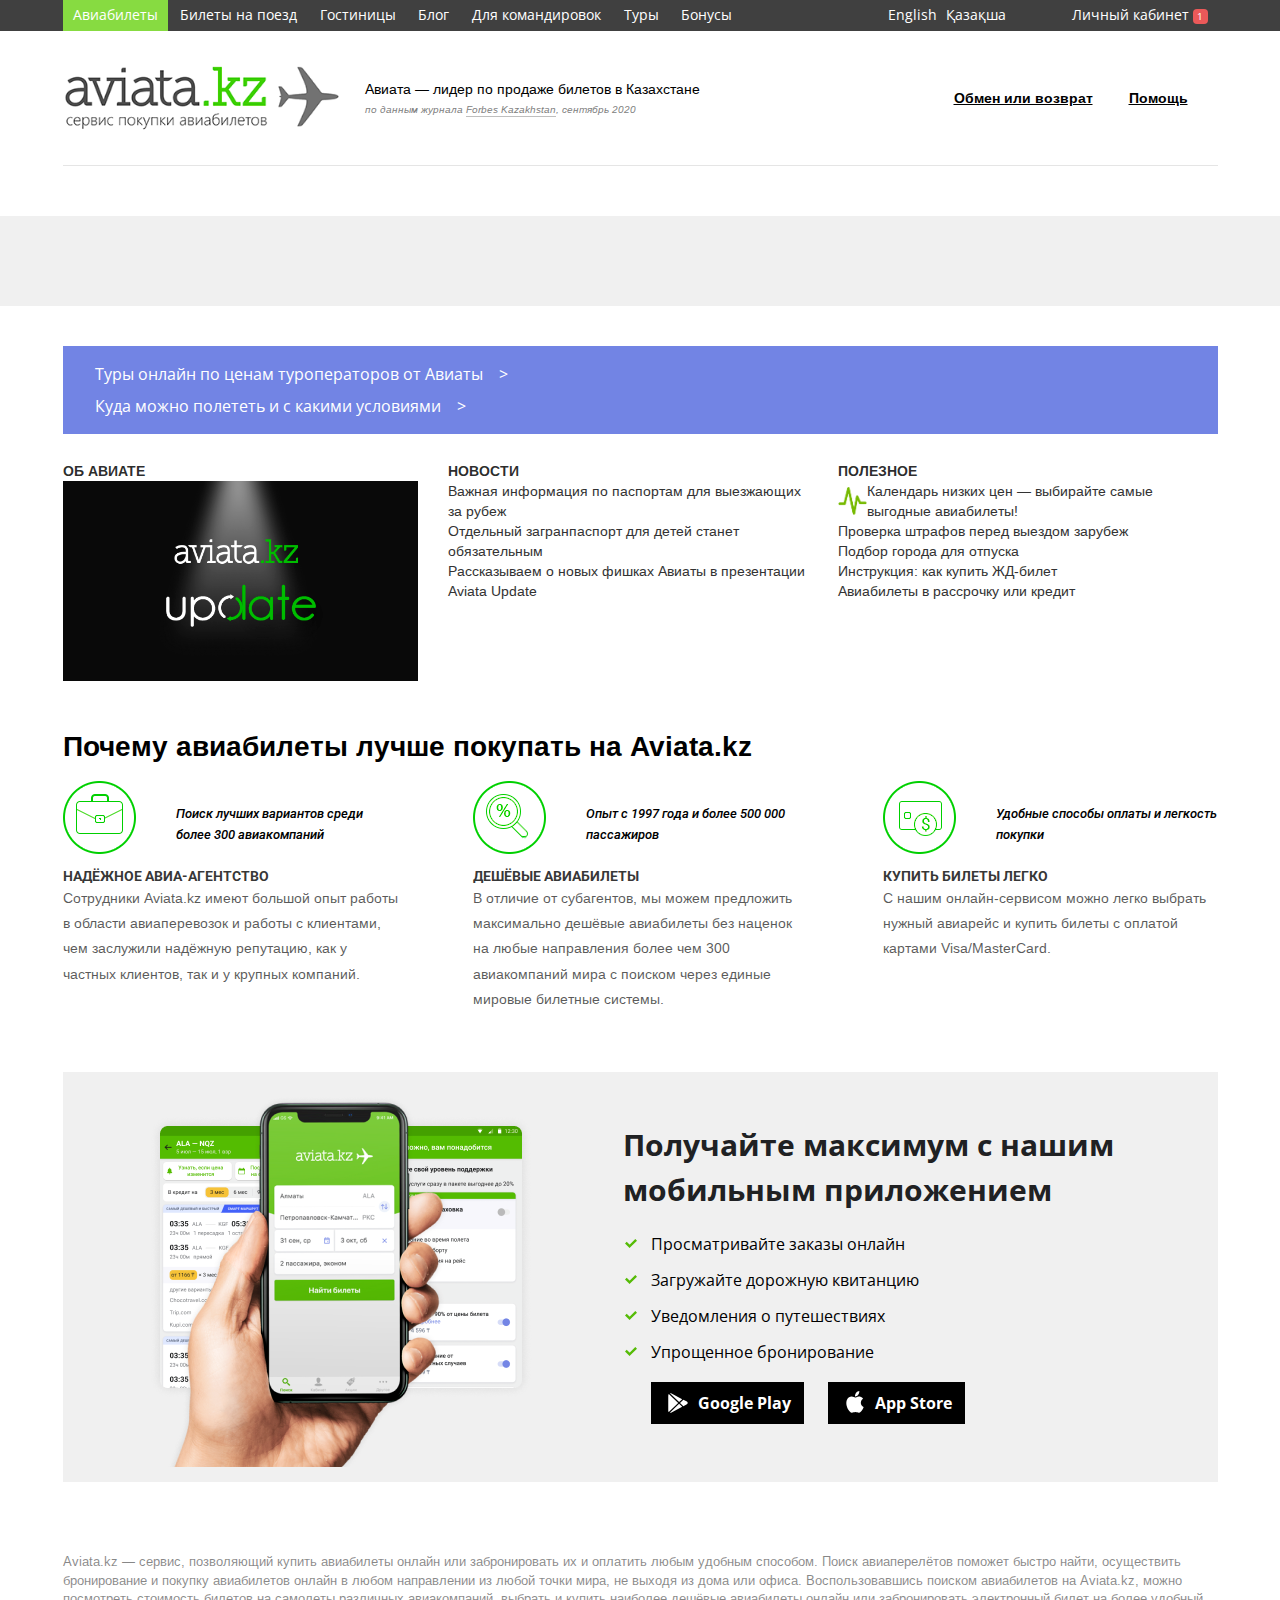
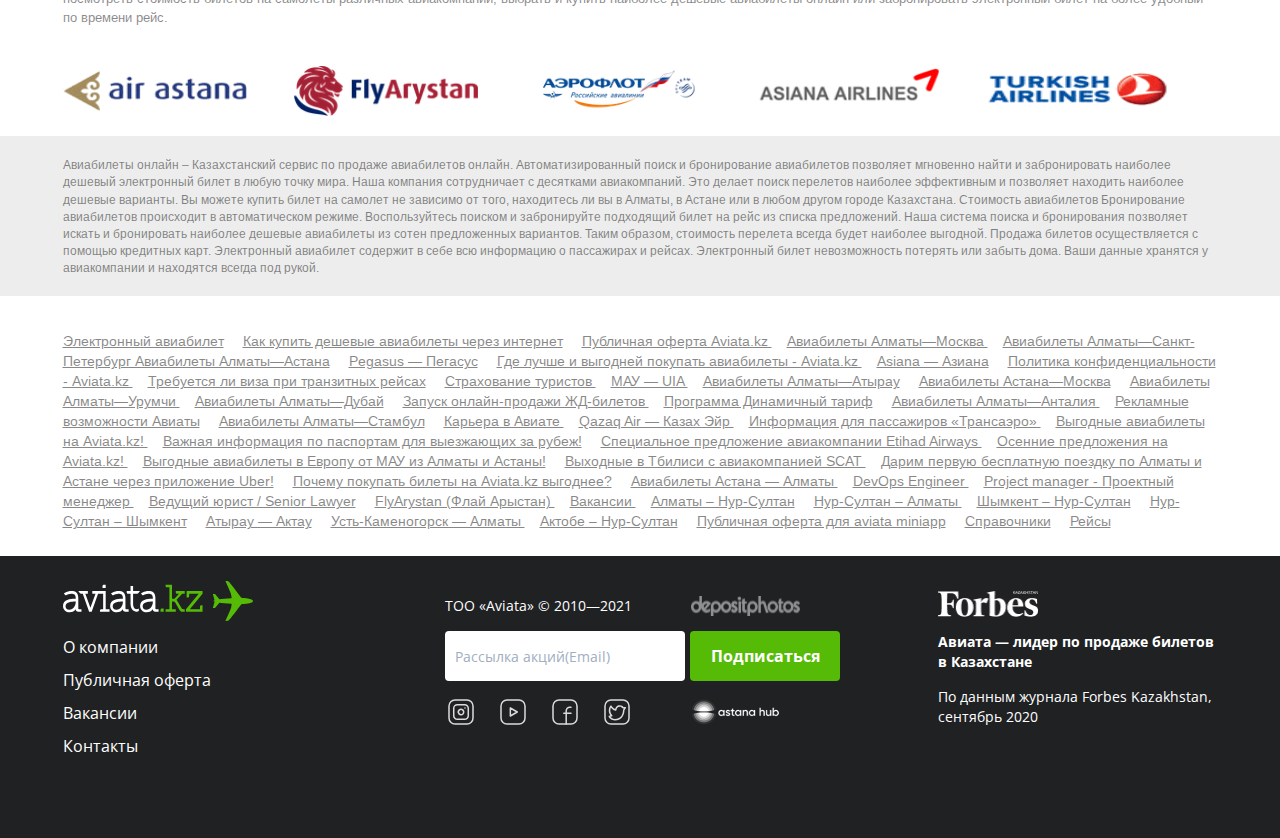
<file: index.html>
<!DOCTYPE html>
<html lang="en">

<head>
  <meta charset="UTF-8">
  <meta name="viewport" content="width=device-width, initial-scale=1.0">
  <meta http-equiv="X-UA-Compatible" content="ie=edge">
  <title>Авиабилеты - купить дешевые авиабилеты в Казахстане онлайн на aviata.kz</title>
  <link rel="icon" href="images/favicon.png" type="image/x-icon">
  <link rel="stylesheet" href="https://cdnjs.cloudflare.com/ajax/libs/animate.css/4.1.1/animate.min.css">
  <link rel="preconnect" href="https://fonts.googleapis.com">
  <link rel="preconnect" href="https://fonts.gstatic.com" crossorigin>
  <link
    href="https://fonts.googleapis.com/css2?family=Arimo:wght@400;500;600;700&family=Open+Sans:wght@300;400;500;600;700;800&family=Roboto:ital,wght@0,300;0,400;0,500;0,700;0,900;1,500&display=swap"
    rel="stylesheet">
  <link rel="stylesheet" href="css/reset.css">
  <link rel="stylesheet" href="css/slick.css">
  <link rel="stylesheet" href="css/style.css">
</head>

<body>
  <div class="wrapper">
    <header class="header">
      <div class="container">
        <div class="header__inner">
          <div class="header__menu">
            <ul class="menu__list">
              <li class="menu__list-item active"><a class="menu__list-link" href="#">Авиабилеты</a></li>
              <li class="menu__list-item"><a class="menu__list-link" href="https://aviata.kz/railways/">Билеты на
                  поезд</a></li>
              <li class="menu__list-item"><a class="menu__list-link" href="http://hotels.aviata.kz/"
                  target="_blank">Гостиницы</a></li>
              <li class="menu__list-item"><a class="menu__list-link" href="https://aviata.kz/blog/"
                  target="_blank">Блог</a></li>
              <li class="menu__list-item"><a class="menu__list-link" href="business-trip.html">Для командировок</a></li>
              <li class="menu__list-item"><a class="menu__list-link" href="https://aviata.kz/tours/"
                  target="_blank">Туры</a></li>
              <li class="menu__list-item"><a class="menu__list-link" href="https://aviata.kz/bonuses"
                  target="_blank">Бонусы</a></li>
            </ul>
          </div>
          <div class="header__languages">
            <a class="header__languages-link" href="https://aviata.kz/en/">English</a>
            <a class="header__languages-link" href="https://aviata.kz/kk/">Қазақша</a>
          </div>
          <div class="header__cabinet">
            <a class="header__cabinet-link" href="https://aviata.kz/cabinet" target="_blank">Личный кабинет</a>
            <em>1</em>
          </div>
        </div>
      </div>
    </header>

    <main>
      <div class="container">
        <div class="headerhome">
          <div class="headerhome__info">
            <a class="headerhome__info-link" href="#"><img class="headerhome__info-logo" src="images/logo-main.png"
                alt="logo-main"></img></a>
            <div class="headerhome__info-box">
              <h4 class="headerhome__info-title">Авиата — лидер по продаже билетов в Казахстане</h4>
              <i>по данным журнала <a target="_blank" href="https://forbes.kz/ranking/object/934">Forbes
                  Kazakhstan</a>, сентябрь 2020</i>
            </div>
          </div>
          <div class="headerhome__help">
            <a class="headerhome__help-link" href="https://aviata.kz/cabinet/#/mytickets" target="_blank">Обмен или
              возврат</a>
            <a class="headerhome__help-link" href="https://support.aviata.kz/knowledge_base/?category=avia"
              target="_blank">Помощь</a>
          </div>
        </div>

        <!-- <div class="reservation">
          <h1 class="reservation__title">Купить или забронировать авиабилеты онлайн в Казахстане</h1>
          <div class="reservation__top">
            <ul class="menu__list">
              <li class="reservation__list-item"><a class="reservation__list-link" href="#">ТУДА И ОБРАТНО</a></li>
              <li class="reservation__list-item underline"><a class="reservation__list-link" href="#">В ОДНУ СТОРОНУ</a>
              </li>
              <li class="reservation__list-item"><a class="reservation__list-link" href="#">НЕСКОЛЬКО ПОЛЕТОВ</a></li>
              <a class="reservation__everything" href="#">КУДА УГОДНО</a>
            </ul>
            <div class="reservation__cards">
              <img class="reservation__card" src="images/mastercdard.png" alt="mastercard">
              <img class="reservation__card" src="images/visa.png" alt="visa">
              <img class="reservation__card union" src="images/union.png" alt="union">
              <img class="reservation__card" src="images/rahmet.svg" alt="rahmet">
            </div>
          </div>
          <form class="reservation__form" name="reservation">
            <div class="reservation__input-box">
              <input type="text">
              <input type="text">
            </div>
            <input type="checkbox" id="checky">
            <label for="checky">
              Подобрать отель
            </label>
            <button type="submit">Найти билеты</button>
          </form>
        </div> -->
      </div>

      <div class="grey"></div>
      <div class="container">

        <div class="tour">
          <a class="tour__link"
            href="https://aviata.kz/tours/?utm_source=aviata&utm_medium=main-link&utm_campaign=tours">Туры онлайн по
            ценам туроператоров от Авиаты &nbsp;&nbsp;&nbsp></a>
          <a class="tour__link"
            href="https://special.aviata.kz/covid-rules-2020?utm_source=aviata&utm_medium=main&utm_campaign=main_info">Куда
            можно полететь и с какими условиями &nbsp;&nbsp;&nbsp></a>
        </div>

        <div class="info">
          <div class="info__items">
            <div class="info__item">
              <h3 class="info__title title">ОБ АВИАТЕ</h3>
              <img class="info__img" src="images/update.png" alt="update">
            </div>
            <div class="info__item">
              <h3 class="info__title title">НОВОСТИ</h3>
              <div class="info__text">
                <a class="info__text-link" href="https://aviata.kz/passport_information/" target="_blank">Важная
                  информация по паспортам для выезжающих за рубеж</a>
                <a class="info__text-link"
                  href="https://story.aviata.me/news/otdelnyj-zagranpasport-dlya-detej-stanet-obyazatelnym"
                  target="_blank">Отдельный загранпаспорт для детей станет обязательным</a>
                <a class="info__text-link"
                  href="https://special.aviata.kz/aviata-presentation?utm_source=aviata&utm_medium=main-page-news&utm_campaign=aviata-presentation"
                  target="_blank">Рассказываем о новых фишках Авиаты в презентации Aviata Update</a>
              </div>
            </div>
            <div class="info__item">
              <h3 class="info__title title">ПОЛЕЗНОЕ</h3>
              <div class="info__text">
                <a class="info__text-link flex" href="https://aviata.kz/calendar/" target="_blank"><img
                    class="info__img-health" src="images/health.png" alt="health">Календарь низких цен — выбирайте самые
                  выгодные авиабилеты!</a>
                <a class="info__text-link" href="https://aviata.kz/gov/penalties-check/" target="_blank">Проверка
                  штрафов перед выездом зарубеж</a>
                <a class="info__text-link"
                  href="https://aviata.kz/travel/?utm_source=aviata-main&utm_medium=banner&utm_campaign=news/"
                  target="_blank">Подбор города для отпуска</a>
                <a class="info__text-link" href="https://aviata.kz/how-to-buy-railway-ticket/"
                  target="_blank">Инструкция: как купить
                  ЖД-билет</a>
                <a class="info__text-link"
                  href="https://aviata.kz/aviabilety-v-rassrochku/?utm_source=aviata&utm_medium=main-page&utm_campaign=aviata-presentation"
                  target="_blank">Авиабилеты в рассрочку или кредит</a>
              </div>
            </div>
          </div>
        </div>

        <div class="why">
          <h2 class="why__title">Почему авиабилеты лучше покупать на Aviata.kz</h2>
          <div class="why__items">
            <div class="why__item">
              <div class="why__top">
                <img class="why__top-img" src="images/bag.png" alt="bag">
                <p class="why__top-text">Поиск лучших вариантов
                  среди более 300 авиакомпаний</p>
              </div>
              <h3 class="why__item-title">
                НАДЁЖНОЕ АВИА-АГЕНТСТВО
              </h3>
              <p class="why__item-text">
                Сотрудники Aviata.kz имеют большой опыт работы в области авиаперевозок и работы с клиентами, чем
                заслужили надёжную репутацию, как у частных клиентов, так и у крупных компаний.
              </p>
            </div>
            <div class="why__item">
              <div class="why__top">
                <img class="why__top-img" src="images/search.png" alt="search">
                <p class="why__top-text">Опыт с 1997 года
                  и более 500 000 пассажиров
              </div>
              <h3 class="why__item-title">
                ДЕШЁВЫЕ АВИАБИЛЕТЫ
              </h3>
              <p class="why__item-text">
                В отличие от субагентов, мы можем предложить максимально дешёвые авиабилеты без наценок на любые
                направления более чем 300 авиакомпаний мира с поиском через единые мировые билетные системы.
              </p>
            </div>
            <div class="why__item">
              <div class="why__top">
                <img class="why__top-img" src="images/dollar.png" alt="dollar">
                <p class="why__top-text">Удобные способы оплаты
                  и легкость покупки
              </div>
              <h3 class="why__item-title">
                КУПИТЬ БИЛЕТЫ ЛЕГКО
              </h3>
              <p class="why__item-text">
                С нашим онлайн-сервисом можно легко выбрать нужный авиарейс и купить билеты с оплатой картами
                Visa/MasterCard.
              </p>
            </div>
          </div>
        </div>

        <div class="mobile">
          <img class="mobile__img animate__animated animate__wobble animate__delay-5s" src="images/mobileapp.png"
            alt="mobile">
          <div class="mobile__inner">
            <h2 class="mobile__title">Получайте максимум с нашим
              мобильным приложением</h2>
            <span>Просматривайте заказы онлайн</span>
            <span>Загружайте дорожную квитанцию</span>
            <span>Уведомления о путешествиях</span>
            <span>Упрощенное бронирование</span>
            <div class="mobile__download">
              <a class="mobile__download-link google"
                href="https://redirect.appmetrica.yandex.com/serve/97435620862931764" target="_blank">Google Play</a>
              <a class="mobile__download-link apple"
                href="https://redirect.appmetrica.yandex.com/serve/674678683608343485" target="_blank">App Store</a>
            </div>
          </div>
        </div>

        <p class="aviata__info">Aviata.kz — сервис, позволяющий купить авиабилеты онлайн или забронировать их и оплатить
          любым удобным способом. Поиск авиаперелётов поможет быстро найти, осуществить бронирование и покупку
          авиабилетов онлайн в любом направлении из любой точки мира, не выходя из дома или офиса. Воспользовавшись
          поиском авиабилетов на Aviata.kz, можно посмотреть стоимость билетов на самолеты различных авиакомпаний,
          выбрать и купить наиболее дешёвые авиабилеты онлайн или забронировать электронный билет на более удобный по
          времени рейс.</p>

        <div class="sliders">
          <a class="sliders__link" href="https://airastana.com/global/en-us/" target="_blank">
            <img src="images/slider1.png" alt="slider1"></a>
          <a class="sliders__link" href="https://airastana.com/global/en-us/" target="_blank">
            <img src="images/slider2.png" alt="slider2"></a>
          <a class="sliders__link" href="https://airastana.com/global/en-us/" target="_blank">
            <img src="images/slider3.png" alt="slider3"></a>
          <a class="sliders__link" href="https://airastana.com/global/en-us/" target="_blank">
            <img src="images/slider4.png" alt="slider4">
          </a>
          <a class="sliders__link" href="https://airastana.com/global/en-us/" target="_blank">
            <img src="images/slider5.png" alt="slider5">
          </a>
          <a class="sliders__link" href="https://airastana.com/global/en-us/" target="_blank">
            <img src="images/slider6.png" alt="slider6">
          </a>
          <a class="sliders__link" href="https://airastana.com/global/en-us/" target="_blank">
            <img src="images/slider7.png" alt="slider7">
          </a>
          <a class="sliders__link" href="https://airastana.com/global/en-us/" target="_blank">
            <img src="images/slider8.png" alt="slider8">
          </a>
          <a class="sliders__link" href="https://airastana.com/global/en-us/" target="_blank">
            <img src="images/slider9.png" alt="slider9">
          </a>
          <a class="sliders__link" href="https://airastana.com/global/en-us/" target="_blank">
            <img src="images/slider10.png" alt="slider10">
          </a>
          <a class="sliders__link" href="https://airastana.com/global/en-us/" target="_blank">
            <img src="images/slider11.png" alt="slider11">
          </a>
        </div>

      </div>

      <div class="online">
        <div class="container">
          <p class="online__text">Авиабилеты онлайн – Казахстанский сервис по продаже авиабилетов онлайн.
            Автоматизированный поиск и бронирование авиабилетов позволяет мгновенно найти и забронировать наиболее
            дешевый электронный билет в любую точку мира. Наша компания сотрудничает с десятками авиакомпаний. Это
            делает поиск перелетов наиболее эффективным и позволяет находить наиболее дешевые варианты. Вы можете купить
            билет на самолет не зависимо от того, находитесь ли вы в Алматы, в Астане или в любом другом городе
            Казахстана. Стоимость авиабилетов Бронирование авиабилетов происходит в автоматическом режиме.
            Воспользуйтесь поиском и забронируйте подходящий билет на рейс из списка предложений. Наша система поиска и
            бронирования позволяет искать и бронировать наиболее дешевые авиабилеты из сотен предложенных вариантов.
            Таким образом, стоимость перелета всегда будет наиболее выгодной. Продажа билетов осуществляется с помощью
            кредитных карт. Электронный авиабилет содержит в себе всю информацию о пассажирах и рейсах. Электронный
            билет невозможность потерять или забыть дома. Ваши данные хранятся у авиакомпании и находятся всегда под
            рукой.</p>
        </div>
      </div>

      <div class="container">
        <div class="links">
          <a class="links-link" target="_blank" href="https://aviata.kz/aviabilet/">Электронный авиабилет</a>
          <a class="links-link" target="_blank" href="https://aviata.kz/aviabilet/">Как купить дешевые авиабилеты через
            интернет</a>
          <a class="links-link" target="_blank" href="https://aviata.kz/aviabilet/">Публичная оферта Aviata.kz </a>
          <a class="links-link" target="_blank" href="https://aviata.kz/aviabilet/">Авиабилеты Алматы—Москва </a>
          <a class="links-link" target="_blank" href="https://aviata.kz/aviabilet/">Авиабилеты Алматы—Санкт-Петербург
            Авиабилеты
            Алматы—Астана</a>
          <a class="links-link" target="_blank" href="https://aviata.kz/aviabilet/">Pegasus — Пегасус</a>
          <a class="links-link" target="_blank" href="https://aviata.kz/aviabilet/">Где лучше и выгодней покупать
            авиабилеты - Aviata.kz
          </a>
          <a class="links-link" target="_blank" href="https://aviata.kz/aviabilet/">Asiana — Азиана</a>
          <a class="links-link" target="_blank" href="https://aviata.kz/aviabilet/">Политика конфиденциальности -
            Aviata.kz </a>
          <a class="links-link" target="_blank" href="https://aviata.kz/aviabilet/">Требуется ли виза при транзитных
            рейсах</a>
          <a class="links-link" target="_blank" href="https://aviata.kz/aviabilet/">Страхование туристов </a>
          <a class="links-link" target="_blank" href="https://aviata.kz/aviabilet/">МАУ — UIA </a>
          <a class="links-link" target="_blank" href="https://aviata.kz/aviabilet/">Авиабилеты Алматы—Атырау</a>
          <a class="links-link" target="_blank" href="https://aviata.kz/aviabilet/">Авиабилеты Астана—Москва</a>
          <a class="links-link" target="_blank" href="https://aviata.kz/aviabilet/">Авиабилеты Алматы—Урумчи </a>
          <a class="links-link" target="_blank" href="https://aviata.kz/aviabilet/">Авиабилеты Алматы—Дубай</a>
          <a class="links-link" target="_blank" href="https://aviata.kz/aviabilet/">Запуск онлайн-продажи ЖД-билетов
          </a>
          <a class="links-link" target="_blank" href="https://aviata.kz/aviabilet/">Программа Динамичный тариф</a>
          <a class="links-link" target="_blank" href="https://aviata.kz/aviabilet/">Авиабилеты Алматы—Анталия </a>
          <a class="links-link" target="_blank" href="https://aviata.kz/aviabilet/">Рекламные возможности Авиаты</a>
          <a class="links-link" target="_blank" href="https://aviata.kz/aviabilet/">Авиабилеты Алматы—Стамбул</a>
          <a class="links-link" target="_blank" href="https://aviata.kz/aviabilet/">Карьера в Авиате </a>
          <a class="links-link" target="_blank" href="https://aviata.kz/aviabilet/">Qazaq Air — Казах Эйр </a>
          <a class="links-link" target="_blank" href="https://aviata.kz/aviabilet/">Информация для пассажиров
            «Трансаэро» </a>
          <a class="links-link" target="_blank" href="https://aviata.kz/aviabilet/">Выгодные авиабилеты на Aviata.kz!
          </a>
          <a class="links-link" target="_blank" href="https://aviata.kz/aviabilet/">Важная информация по паспортам для
            выезжающих за
            рубеж!</a>
          <a class="links-link" target="_blank" href="https://aviata.kz/aviabilet/">Специальное предложение авиакомпании
            Etihad Airways
          </a>
          <a class="links-link" target="_blank" href="https://aviata.kz/aviabilet/">Осенние предложения на Aviata.kz!
          </a>
          <a class="links-link" target="_blank" href="https://aviata.kz/aviabilet/">Выгодные авиабилеты в Европу от МАУ
            из Алматы и
            Астаны!</a>
          <a class="links-link" target="_blank" href="https://aviata.kz/aviabilet/">Выходные в Тбилиси с авиакомпанией
            SCAT </a>
          <a class="links-link" target="_blank" href="https://aviata.kz/aviabilet/">Дарим первую бесплатную поездку по
            Алматы и Астане
            через приложение Uber!</a>
          <a class="links-link" target="_blank" href="https://aviata.kz/aviabilet/">Почему покупать билеты на Aviata.kz
            выгоднее?</a>
          <a class="links-link" target="_blank" href="https://aviata.kz/aviabilet/">Авиабилеты Астана — Алматы </a>
          <a class="links-link" target="_blank" href="https://aviata.kz/aviabilet/">DevOps Engineer </a>
          <a class="links-link" target="_blank" href="https://aviata.kz/aviabilet/">Project manager - Проектный менеджер
          </a>
          <a class="links-link" target="_blank" href="https://aviata.kz/aviabilet/">Ведущий юрист / Senior Lawyer</a>
          <a class="links-link" target="_blank" href="https://aviata.kz/aviabilet/">FlyArystan (Флай Арыстан) </a>
          <a class="links-link" target="_blank" href="https://aviata.kz/aviabilet/">Вакансии </a>
          <a class="links-link" target="_blank" href="https://aviata.kz/aviabilet/">Алматы – Нур-Султан</a>
          <a class="links-link" target="_blank" href="https://aviata.kz/aviabilet/">Нур-Султан – Алматы </a>
          <a class="links-link" target="_blank" href="https://aviata.kz/aviabilet/">Шымкент – Нур-Султан</a>
          <a class="links-link" target="_blank" href="https://aviata.kz/aviabilet/">Нур-Султан – Шымкент</a>
          <a class="links-link" target="_blank" href="https://aviata.kz/aviabilet/">Атырау — Актау</a>
          <a class="links-link" target="_blank" href="https://aviata.kz/aviabilet/">Усть-Каменогорск — Алматы </a>
          <a class="links-link" target="_blank" href="https://aviata.kz/aviabilet/">Актобе – Нур-Султан</a>
          <a class="links-link" target="_blank" href="https://aviata.kz/aviabilet/">Публичная оферта для aviata
            miniapp</a>
          <a class="links-link" target="_blank" href="https://aviata.kz/aviabilet/">Справочники</a>
          <a class="links-link" target="_blank" href="https://aviata.kz/aviabilet/">Рейсы</a>
        </div>
      </div>

    </main>

    <footer class="footer">
      <div class="container">
        <div class="footer__inner">
          <div class="footer__menu">
            <a class="footer__menu-link" href="#"><img class="footer__menu-logo" src="images/logo-footer.svg"
                alt="Logo footer"></a>
            <ul class="menu__list">
              <li class="menu__list-item"><a class="menu__list-link" href="https://aviata.kz/about/" target="blank">О
                  компании</a></li>
              <li class="menu__list-item"><a class="menu__list-link" href="https://aviata.kz/agreement"
                  target="blank">Публичная
                  оферта</a>
              </li>
              <li class="menu__list-item"><a class="menu__list-link" href="https://special.aviata.kz/job/"
                  target="blank">Вакансии</a>
              </li>
              <li class="menu__list-item"><a class="menu__list-link" href="https://aviata.kz/contacts"
                  target="blank">Контакты</a></li>
            </ul>
          </div>
          <div class="footer__main">
            <div class="footer__main-top">
              <p class="footer__main-top--text">ТОО «Aviata» © 2010—2021</p>
              <img class="footer__main-top--img" src="images/dipositphotos.svg" alt="dipositphotos">
            </div>
            <form class="footer__main-subscribe" name="subscribe">
              <input class="footer__main-subscribe--input" type="email" name="email"
                placeholder="Рассылка акций(Email)">
              <button class="footer__main-subscribe--button" type="submit">Подписаться</button>
            </form>
            <div class="footer__main-social">
              <ul class="social__list">
                <li class="social__list-item"><a class="social__list-link" href="http://instagram.com/aviatakz"
                    target="blank"><img class="social__list-img" src="images/instagram.svg" alt="Instagram"></a></li>
                <li class="social__list-item"><a class="social__list-link"
                    href="https://www.youtube.com/channel/UCLAK02FsahxVtXkzViuWhOg" target="blank"><img
                      class="social__list-img" src="images/youtube.svg" alt="youtube"></a></li>
                <li class="social__list-item"><a class="social__list-link" href="https://www.facebook.com/aviata.me"
                    target="blank"><img class="social__list-img" src="images/facebook.svg" alt="facebook"></a></li>
                <li class="social__list-item"><a class="social__list-link" href="https://twitter.com/Aviatakz"
                    target="blank"><img class="social__list-img" src="images/twitter.svg" alt="twitter"></a></li>
              </ul>
              <a class="footer__main-social--link" href="https://astanahub.com/" target="_blank"><img
                  class="footer__main-social--img" src="images/astanahub.png" alt="AstanaHub"></a>
            </div>
          </div>
          <div class="footer__info">
            <img class="footer__info-img" src="images/forbes.png" alt="Forbes">
            <a class="footer__info-link" href="https://forbes.kz/ranking/object/934" target="blank"> Авиата — лидер по
              продаже билетов
              в
              Казахстане </a>
            <p class="footer__info-text">По данным журнала Forbes Kazakhstan, сентябрь 2020</p>
          </div>
        </div>
      </div>
    </footer>
  </div>

  <script src="https://ajax.googleapis.com/ajax/libs/jquery/3.4.1/jquery.min.js"></script>
  <script src="js/slick.min.js"></script>
  <script src="js/main.js"></script>
</body>

</html>
</file>
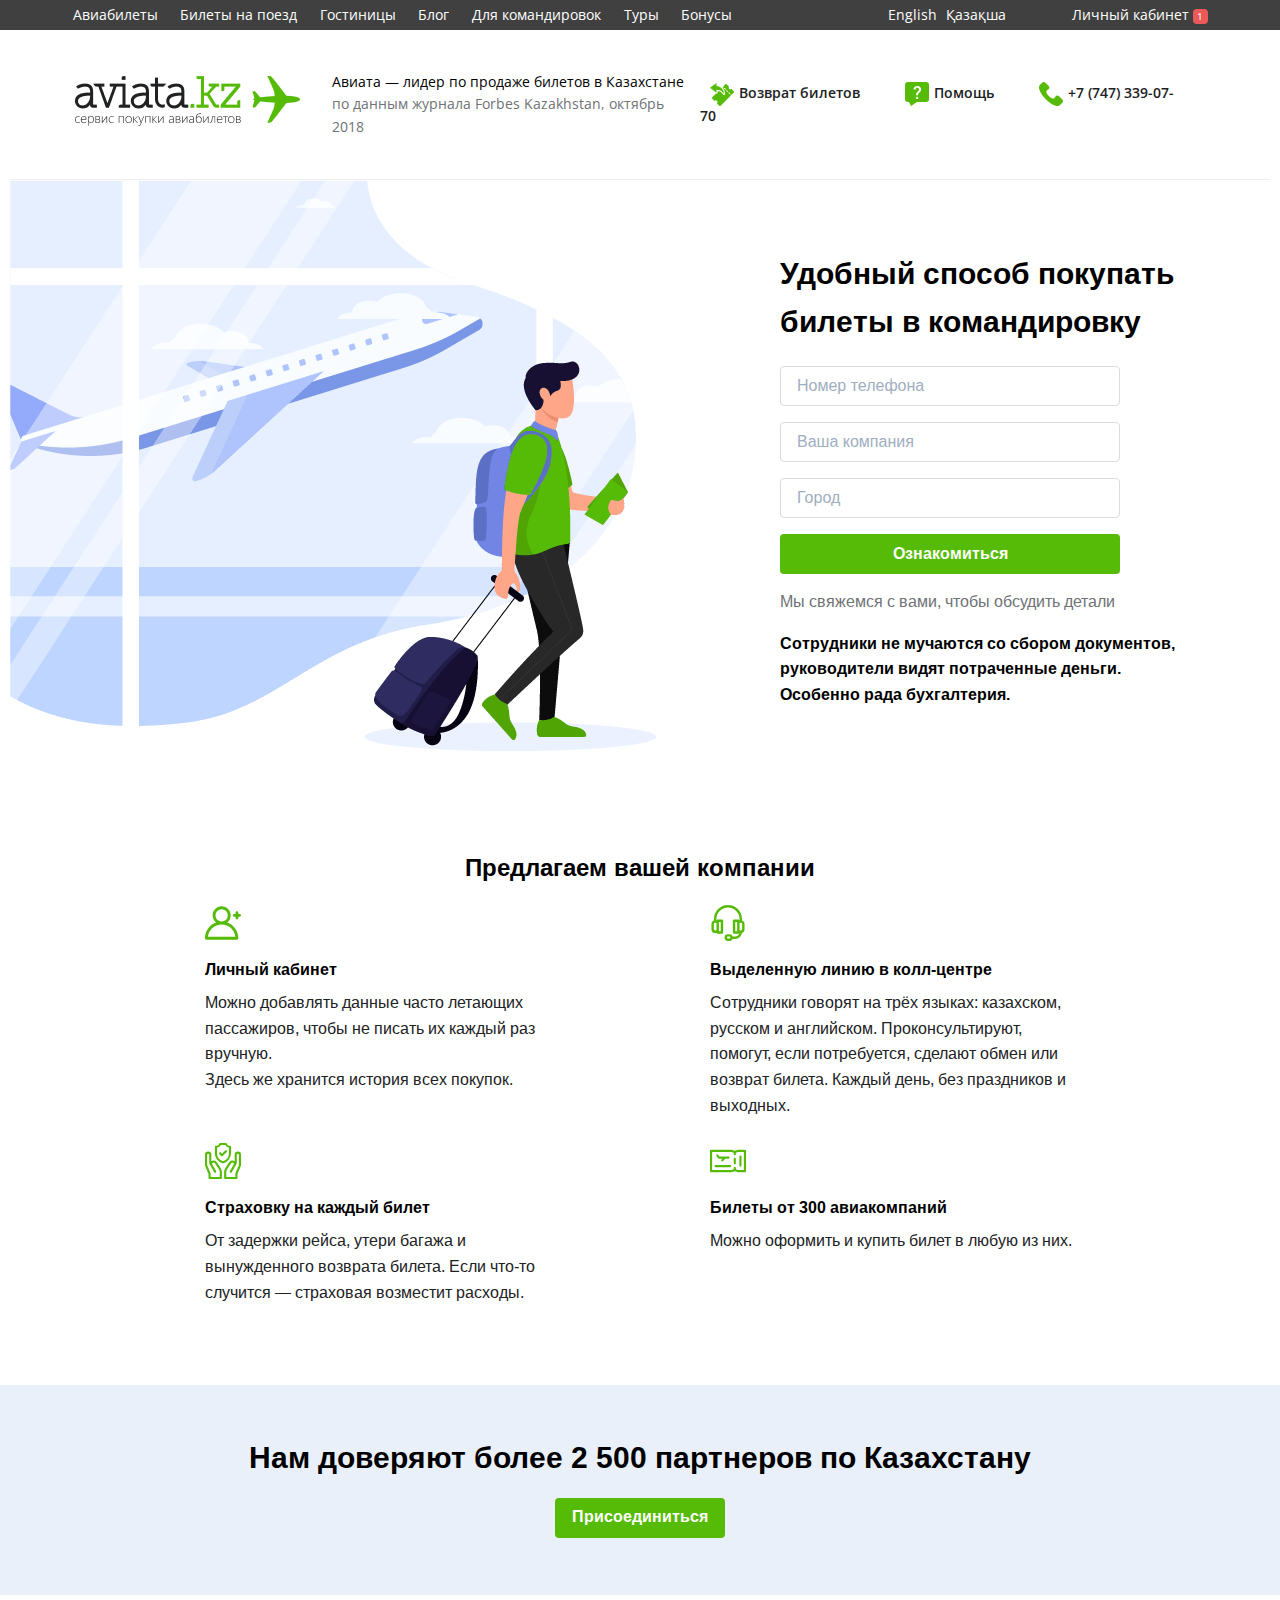
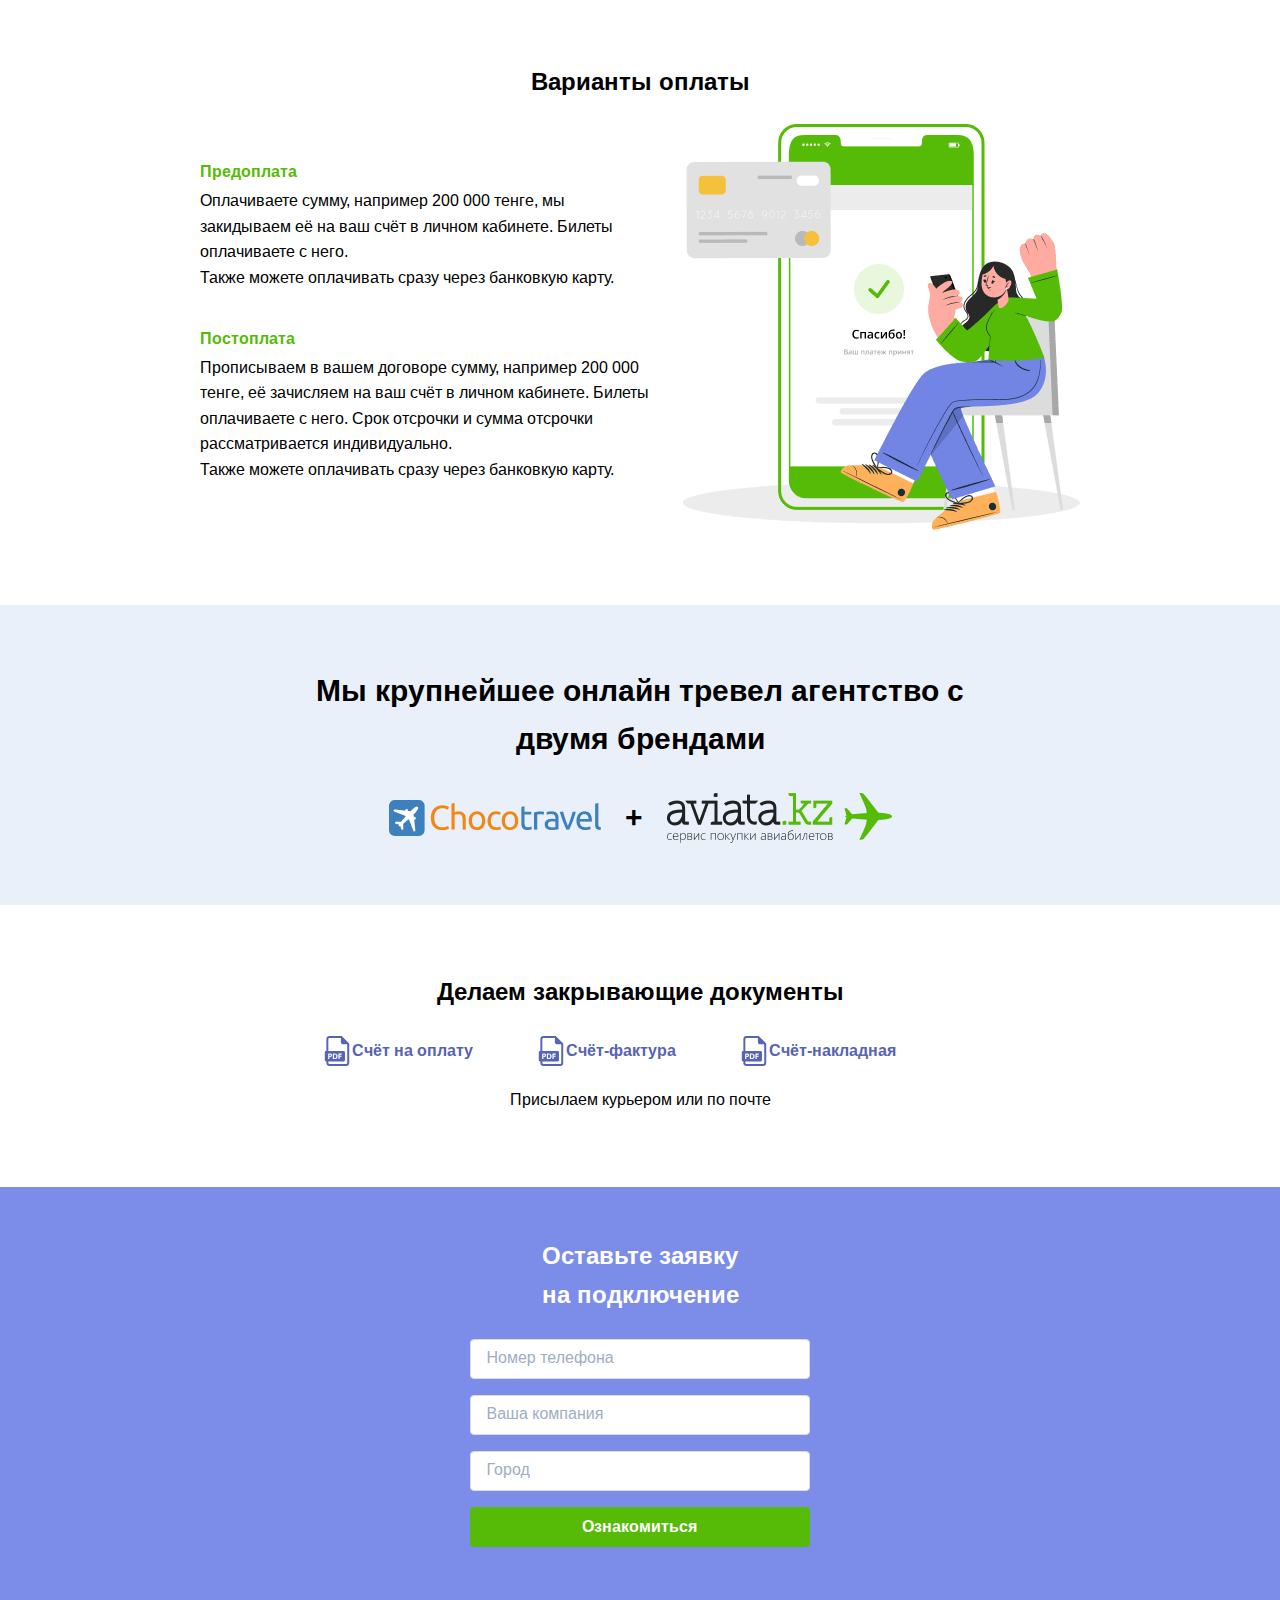
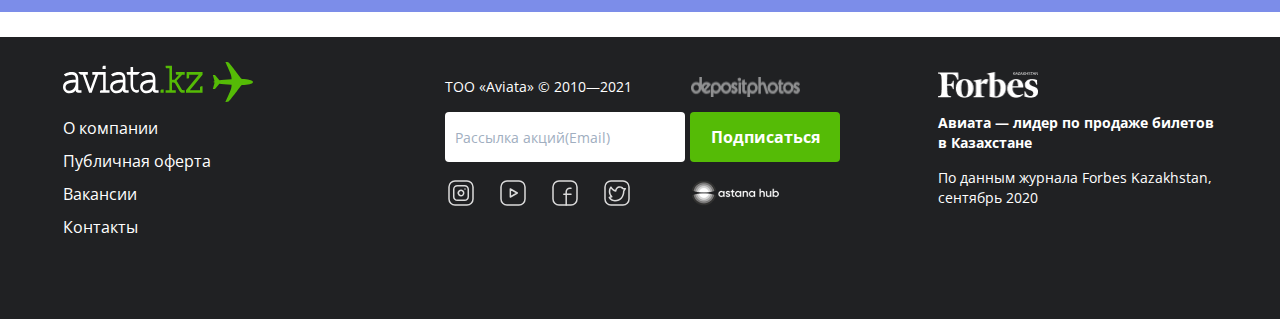
<file: business-trip.html>
<!DOCTYPE html>
<html lang="en">

<head>
  <meta charset="UTF-8">
  <meta name="viewport" content="width=device-width, initial-scale=1.0">
  <meta http-equiv="X-UA-Compatible" content="ie=edge">
  <title>Билеты в командировку</title>
  <link rel="icon" href="images/favicon.png" type="image/x-icon">
  <link rel="preconnect" href="https://fonts.googleapis.com">
<link rel="preconnect" href="https://fonts.gstatic.com" crossorigin>
<link href="https://fonts.googleapis.com/css2?family=Arimo:wght@400;500;600;700&family=Open+Sans:wght@300;400;500;600;700;800&family=Roboto:ital,wght@0,300;0,400;0,500;0,700;0,900;1,500&display=swap" rel="stylesheet">
  <link rel="stylesheet" href="css/reset.css">
  <link rel="stylesheet" href="css/slick.css">
  <link rel="stylesheet" href="css/style.css">
</head>

<body>
  <div class="wrapper">
    <header class="header">
      <div class="container">
        <div class="header__inner">
          <div class="header__menu">
            <ul class="menu__list">
              <li class="menu__list-item"><a class="menu__list-link" href="index.html">Авиабилеты</a></li>
              <li class="menu__list-item"><a class="menu__list-link" href="https://aviata.kz/railways/"
                  target="_blank">Билеты на
                  поезд</a></li>
              <li class="menu__list-item"><a class="menu__list-link" href="http://hotels.aviata.kz/"
                  target="_blank">Гостиницы</a></li>
              <li class="menu__list-item"><a class="menu__list-link" href="https://aviata.kz/blog/"
                  target="_blank">Блог</a></li>
              <li class="menu__list-item"><a class="menu__list-link" href="#">Для командировок</a></li>
              <li class="menu__list-item"><a class="menu__list-link" href="https://aviata.kz/tours/"
                  target="_blank">Туры</a></li>
              <li class="menu__list-item"><a class="menu__list-link" href="https://aviata.kz/bonuses"
                  target="_blank">Бонусы</a></li>
            </ul>
          </div>
          <div class="header__languages">
            <a class="header__languages-link" href="https://aviata.kz/en/">English</a>
            <a class="header__languages-link" href="https://aviata.kz/kk/">Қазақша</a>
          </div>
          <div class="header__cabinet">
            <a class="header__cabinet-link" href="https://aviata.kz/cabinet" target="_blank">Личный кабинет</a>
            <em>1</em>
          </div>
        </div>
      </div>
    </header>

    <main>
      <div class="container-trip">
        <div class="headerinfo">
          <a class="headerinfo__link" href="#"><img class="headerinfo__img" src="images/logo.png" alt="Logo"></a>
          <p class="headerinfo__text">
            <span>Авиата — лидер по продаже билетов в Казахстане</span> <br>
            <span>по данным журнала Forbes Kazakhstan, октябрь 2018</span>
          </p>
          <div class="headeinfo__links">
            <a class="headeinfo__links-link" href="https://aviata.kz/cabinet/#/mytickets" target="_blank"><img
                class="headeinfo__links-img" src="images/ticket.svg" alt="Ticket">Возврат билетов</a>
            <a class="headeinfo__links-link" href="https://support.aviata.kz/knowledge_base/?category=avia"
              target="_blank"><img class="headeinfo__links-img" src="images/help.svg" alt="help">Помощь</a>
            <a class="headeinfo__links-link" href="tel:87473390770"><img class="headeinfo__links-img"
                src="images/telephone.svg" alt="telephone">+7 (747) 339-07-70</a>
          </div>
        </div>
        <div class="contact">
          <img class="contact__img" src="images/fly.png" alt="Fly">
          <div class="contact__box">
            <h2 class="contact__title">
              Удобный способ покупать билеты в командировку
            </h2>
            <form class="contact__form" name="contact">
              <input class="contact__form-input" type="text" placeholder="Номер телефона" name="number">
              <input class="contact__form-input" type="text" placeholder="Ваша компания" name="company">
              <input class="contact__form-input" type="text" placeholder="Город" name="city">
              <button class="contact__form-button" type="submit">Ознакомиться</button>
            </form>
            <p class="contact__subtitle">Мы свяжемся с вами, чтобы обсудить детали</p>
            <p class="contact__text">Сотрудники не мучаются со сбором документов, руководители видят потраченные деньги.
              Особенно рада бухгалтерия.</p>
          </div>
        </div>
        <div class="give">
          <h2 class="give__title">Предлагаем вашей компании</h2>
          <div class="give__items">
            <div class="give__item">
              <img class="give__item-img" src="images/person.svg" alt="person">
              <h3 class="give__item-title">Личный кабинет</h3>
              <p class="give__item-text">Можно добавлять данные часто летающих пассажиров, чтобы не писать их каждый раз
                вручную. <br>
                Здесь же хранится история всех покупок.</p>
            </div>
            <div class="give__item">
              <img class="give__item-img" src="images/headphones.svg" alt="headphones">
              <h3 class="give__item-title">Выделенную линию в колл-центре</h3>
              <p class="give__item-text">Сотрудники говорят на трёх языках: казахском, русском и английском.
                Проконсультируют, помогут, если потребуется, сделают обмен или возврат билета. Каждый день, без
                праздников и выходных.</p>
            </div>
            <div class="give__item">
              <img class="give__item-img" src="images/hand.svg" alt="hand">
              <h3 class="give__item-title">Страховку на каждый билет</h3>
              <p class="give__item-text">От задержки рейса, утери багажа и вынужденного возврата билета. Если что-то
                случится — страховая возместит расходы.</p>
            </div>
            <div class="give__item">
              <img class="give__item-img" src="images/video.svg" alt="video">
              <h3 class="give__item-title">Билеты от 300 авиакомпаний</h3>
              <p class="give__item-text">Можно оформить и купить билет в любую из них.</p>
            </div>
          </div>
        </div>
      </div>
      <div class="trust">
        <div class="container-trip">
          <div class="trust__inner">
            <h2 class="trust__title">Нам доверяют более 2 500 партнеров по Казахстану</h2>
            <a class="trust__link" href="#application">Присоединиться</a>
          </div>
        </div>
      </div>
      <div class="container-trip">
        <div class="payment">
          <h2 class="payment__titlemain">Варианты оплаты</h2>
          <div class="payment__inner">
            <div class="payment__items">
              <div class="payment__item">
                <h3 class="payment__title">Предоплата</h3>
                <p class="payment__text">Оплачиваете сумму, например 200 000 тенге, мы закидываем её на ваш счёт в
                  личном
                  кабинете. Билеты оплачиваете с него. <br>
                  Также можете оплачивать сразу через банковкую карту.</p>
              </div>
              <div class="payment__item">
                <h3 class="payment__title">Постоплата</h3>
                <p class="payment__text">Прописываем в вашем договоре сумму, например 200 000 тенге, её зачисляем на ваш
                  счёт в личном кабинете. Билеты оплачиваете с него. Срок отсрочки и сумма отсрочки рассматривается
                  индивидуально. <br>
                  Также можете оплачивать сразу через банковкую карту.</p>
              </div>
            </div>
            <img class="payment__img" src="images/payment.png" alt="payment">
          </div>
        </div>
      </div>

      <div class="partner">
        <div class="container-trip">
          <div class="partne__inner">
            <h2 class="partner__title">Мы крупнейшее онлайн тревел агентство с двумя брендами</h2>
            <div class="partner__logos">
              <img class="partner__logo" src="images/partner-first.png" alt="partner__logo">
              <span>+</span>
              <img class="partner__logo" src="images/partner-second.png" alt="partner__logo">
            </div>
          </div>
        </div>
      </div>

      <div class="container-trip">
        <div class="document">
          <h3 class="document__title">
            Делаем закрывающие документы
          </h3>
          <div class="document__items">
            <div class="document__item">
              <img class="document__img" src="images/document.svg" alt="pay">
              <p class="document__text">Счёт на оплату</p>
            </div>
            <div class="document__item">
              <img class="document__img" src="images/document.svg" alt="factura">
              <p class="document__text">Счёт-фактура</p>
            </div>
            <div class="document__item">
              <img class="document__img" src="images/document.svg" alt="nakladnaya">
              <p class="document__text">Счёт-накладная</p>
            </div>
          </div>
          <div class="document__sometext">Присылаем курьером или по почте</div>
        </div>
      </div>

      <div class="application" id="application">
        <h2 class="application__title">Оставьте заявку на подключение</h2>
        <form class="application__form" name="contact-again">
          <input class="application__form-input" type="text" placeholder="Номер телефона" name="number">
          <input class="application__form-input" type="text" placeholder="Ваша компания" name="company">
          <input class="application__form-input" type="text" placeholder="Город" name="city">
          <button class="application__form-button" type="submit">Ознакомиться</button>
        </form>
      </div>

    </main>

    <footer class="footer">
      <div class="container">
        <div class="footer__inner">
          <div class="footer__menu">
            <a class="footer__menu-link" href="#"><img class="footer__menu-logo" src="images/logo-footer.svg"
                alt="Logo footer"></a>
            <ul class="menu__list">
              <li class="menu__list-item"><a class="menu__list-link" href="https://aviata.kz/about/" target="_blank">О
                  компании</a></li>
              <li class="menu__list-item"><a class="menu__list-link" href="https://aviata.kz/agreement"
                  target="_blank">Публичная
                  оферта</a>
              </li>
              <li class="menu__list-item"><a class="menu__list-link" href="https://special.aviata.kz/job/"
                  target="_blank">Вакансии</a>
              </li>
              <li class="menu__list-item"><a class="menu__list-link" href="https://aviata.kz/contacts"
                  target="_blank">Контакты</a></li>
            </ul>
          </div>
          <div class="footer__main">
            <div class="footer__main-top">
              <p class="footer__main-top--text">ТОО «Aviata» © 2010—2021</p>
              <img class="footer__main-top--img" src="images/dipositphotos.svg" alt="dipositphotos">
            </div>
            <form class="footer__main-subscribe" name="subscribe">
              <input class="footer__main-subscribe--input" type="email" placeholder="Рассылка акций(Email)">
              <button class="footer__main-subscribe--button" type="submit">Подписаться</button>
            </form>
            <div class="footer__main-social">
              <ul class="social__list">
                <li class="social__list-item"><a class="social__list-link" href="http://instagram.com/aviatakz"
                    target="_blank"><img class="social__list-img" src="images/instagram.svg" alt="Instagram"></a></li>
                <li class="social__list-item"><a class="social__list-link"
                    href="https://www.youtube.com/channel/UCLAK02FsahxVtXkzViuWhOg" target="_blank"><img
                      class="social__list-img" src="images/youtube.svg" alt="youtube"></a></li>
                <li class="social__list-item"><a class="social__list-link" href="https://www.facebook.com/aviata.me"
                    target="_blank"><img class="social__list-img" src="images/facebook.svg" alt="facebook"></a></li>
                <li class="social__list-item"><a class="social__list-link" href="https://twitter.com/Aviatakz"
                    target="_blank"><img class="social__list-img" src="images/twitter.svg" alt="twitter"></a></li>
              </ul>
              <a class="footer__main-social--link" href="https://astanahub.com/" target="_blank"><img
                  class="footer__main-social--img" src="images/astanahub.png" alt="AstanaHub"></a>
            </div>
          </div>
          <div class="footer__info">
            <img class="footer__info-img" src="images/forbes.png" alt="Forbes">
            <a class="footer__info-link" href="https://forbes.kz/ranking/object/934" target="_blank"> Авиата — лидер по
              продаже билетов
              в
              Казахстане </a>
            <p class="footer__info-text">По данным журнала Forbes Kazakhstan, сентябрь 2020</p>
          </div>
        </div>
      </div>
    </footer>
  </div>

  <script src="https://ajax.googleapis.com/ajax/libs/jquery/3.4.1/jquery.min.js"></script>
  <script src="js/slick.min.js"></script>
  <script src="js/main.js"></script>
</body>

</html>
</file>
<file: css/style.css>
*,
*::before,
*::after {
    box-sizing: border-box;
}

/* font-family: 'Arimo', sans-serif;
font-family: 'Open Sans', sans-serif;
font-family: 'Roboto', sans-serif; */

html,
body {
    height: 100%;
    font-family: "Arimo", sans-serif;
    font-size: 14px;
    font-weight: 400;
    color: #000;
}

a {
    color: inherit;
    text-decoration: none;
    font-weight: 400;
}

button {
    border: none;
    background-color: transparent;
    cursor: pointer;
    color: inherit;
}

ul {
    list-style: none;
}

.container {
    max-width: 1175px;
    margin: 0 auto;
    padding: 0 10px;
}

.container-trip {
    max-width: 1300px;
    margin: 0 auto;
    padding: 0 10px;
}

.wrapper {
    min-height: 100%;
    display: flex;
    flex-direction: column;
}

main {
    flex: 1 1 auto;
}

/* HEADER */

header {
    background-color: #404040;
}

header,
footer {
    font-family: "Open Sans", sans-serif;
    font-size: 14px;
    line-height: 1.42857143;
    color: #fff;
}

.header__inner {
    display: flex;
    justify-content: space-between;
}

header .menu__list {
    display: flex;
    justify-content: space-between;
    width: 680px;
}

header .menu__list-item,
.header__languages,
.header__cabinet {
    padding: 5px 10px;
}

header .menu__list {
    margin-right: 90px;
}

.menu__list .active {
    background-color: #87db41;
    border-bottom: 1px solid #87db41;
}

header .menu__list-link {
    transition: all 0.3s;
}

header .menu__list-link:hover {
    color: #87db41;
}

.header__languages-link + .header__languages-link {
    margin-left: 5px;
}

.header__cabinet em {
    display: inline-block;
    background-color: #eb5959;
    text-align: center;
    border-radius: 4px;
    font-size: 10px;
    font-style: normal;
    color: #fff;
    vertical-align: middle;
    width: 15px;
    height: 15px;
}

/* FOOTER */

footer {
    background-color: rgba(32, 33, 35, 1);
}

.footer__inner {
    display: flex;
    justify-content: space-between;
}

.footer__menu {
    margin-top: 25px;
    margin-right: 170px;
}

.footer__menu-logo {
    margin-bottom: 10px;
    width: 190px;
    height: 40px;
}

footer .menu__list-item + .menu__list-item {
    margin-top: 10px;
}

footer .menu__list-link {
    transition: all 0.3s;
    font-size: 16px;
}

footer .menu__list-link:hover {
    text-decoration: underline;
}

.footer__main {
    margin-top: 40px;
    width: 400px;
    margin-right: 70px;
}

.footer__main-top {
    display: flex;
    justify-content: space-between;
    margin-bottom: 15px;
}

.footer__main-social--img {
    margin-right: 65px;
}

.footer__main-top--img {
    margin-right: 45px;
}

.footer__main-subscribe {
    display: flex;
    margin-bottom: 15px;
}

.footer__main-subscribe--input {
    font-size: 16px;
    width: 240px;
    height: 50px;
    padding: 10px;
    margin-right: 5px;
    border-radius: 4px;
    border: none;
    font-size: 100%;
    font-family: inherit;
}

.footer__main-subscribe--button {
    width: 150px;
    height: 50px;
    border-radius: 4px;
    background-color: rgba(85, 187, 6, 1);
    font-weight: 700;
    font-family: inherit;
    font-size: 16px;
}

.footer__main-social {
    display: flex;
    justify-content: space-between;
}

.social__list {
    display: flex;
}

.footer__info {
    display: flex;
    flex-direction: column;
    margin-top: 35px;
    width: 280px;
}

.footer__info-img {
    width: 100px;
    height: 26px;
}

.footer__info-link {
    font-weight: 700;
    margin-top: 15px;
    margin-bottom: 15px;
}

.social__list-item + .social__list-item {
    margin-left: 20px;
}

.footer__inner {
    margin-bottom: 80px;
}

/* trip header */

.headerinfo {
    padding: 40px 65px;
    display: flex;
    align-items: center;
    font-size: 14px;
    font-family: "Open Sans", sans-serif;
    border-bottom: 1px solid #eee;
    height: 150px;
    line-height: 1.6;
}

.headerinfo__link {
    margin-right: 32px;
}

.headerinfo__text span:last-child {
    color: #707276;
}

.headeinfo__links {
    margin-left: 12px;
}

.headeinfo__links-link {
    margin-left: 8px;
    padding: 20px 29px;
    font-weight: 600;
    color: #202123;
    border: 2px solid transparent;
    line-height: 1.2em;
    border-radius: 8px;
    transition: border-color 0.3s ease;
    position: relative;
}

.headeinfo__links-img {
    position: absolute;
    left: 0;
    top: -4;
}

.headeinfo__links-link:hover {
    border-color: #c5e8aa;
}

/* trip */

.contact {
    display: flex;
    margin-bottom: 90px;
}

.contact__img {
    margin-right: 120px;
}

.contact__box {
    max-width: 421px;
    line-height: 1.6;
}

.contact__title {
    font-size: 30px;
    font-weight: 700;
    margin-top: 70px;
    margin-bottom: 20px;
}

.contact__form-input {
    display: block;
    padding: 8px 16px;
    border: 1px solid #dbdbdb;
    border-radius: 4px;
    transition: all 0.3s ease;
    margin-bottom: 16px;
    width: 340px;
    height: 40px;
}

.contact__form-input:focus {
    outline: #7284e4 auto 1px;
}

.contact__form-input:hover {
    border-color: #b9b9b9;
}

.contact__form-input::placeholder {
    font-size: 16px;
    font-family: inherit;
    font-weight: inherit;
}

.contact__form-button {
    width: 340px;
    height: 40px;
    padding: 8px 16px;
    border: none;
    text-align: center;
    color: #fff;
    background: #55bb06;
    border-radius: 4px;
    transition: all 0.3s ease;
    font-family: inherit;
    font-weight: 600;
    font-size: 16px;
    margin-bottom: 15px;
}

.contact__form-button:hover {
    box-shadow: 0 5px 20px 0 rgb(85 187 6 / 40%);
}

.contact__subtitle {
    color: #707276;
    font-size: 16px;
    margin-bottom: 16px;
}

.contact__text {
    font-weight: 700;
    font-size: 16px;
}

/* give */

.give {
    margin-bottom: 80px;
}

.give__title {
    text-align: center;
    font-size: 24px;
    font-weight: 700;
}

.give__items {
    display: flex;
    justify-content: space-between;
    flex-wrap: wrap;
    width: 870px;
    margin: 0 auto;
    font-size: 16px;
    line-height: 1.6;
}

.give__item {
    width: 42%;
}

.give__item-img {
    margin-top: 25px;
    margin-bottom: 8px;
}

.give__item-title {
    margin-bottom: 8px;
    font-weight: 600;
}

.give__item-text {
    color: #202123;
}

/* trust */

.trust {
    background-color: #eaf0fa;
    height: 210px;
    margin-bottom: 75px;
}

.trust__inner {
    height: 210px;
    display: flex;
    flex-direction: column;
    align-items: center;
    justify-content: center;
}

.trust__title {
    font-weight: 700;
    font-size: 30px;
    margin-bottom: 25px;
}

.trust__link {
    width: 170px;
    height: 40px;
    padding-top: 11px;
    font-size: 16px;
    border: none;
    text-align: center;
    color: #fff;
    font-weight: 600;
    background: #55bb06;
    border-radius: 4px;
    transition: all 0.3s ease;
}

.trust__link:hover {
    box-shadow: 0 5px 20px 0 rgb(85 187 6 / 40%);
}

/* payment */

.payment {
    width: 880px;
    margin: 0 auto;
    margin-bottom: 75px;
}

.payment__titlemain {
    text-align: center;
    font-size: 24px;
    font-weight: 700;
    margin-bottom: 70px;
}

.payment__inner {
    display: flex;
    justify-content: space-between;
}

.payment__item {
    max-width: 450px;
}

.payment__item + .payment__item {
    margin-top: 40px;
}

.payment__title {
    margin-bottom: 8px;
    font-size: 16px;
    font-weight: 700;
    color: #55bb06;
}

.payment__text {
    line-height: 1.6;
    font-size: 16px;
}

.payment__img {
    margin-top: -40px;
}

/* partner */

.partner {
    background-color: #eaf0fa;
    height: 300px;
    margin-bottom: 75px;
}

.partne__inner {
    height: 300px;
    display: flex;
    flex-direction: column;
    justify-content: center;
}

.partner__title {
    width: 650px;
    margin: 0 auto;
    text-align: center;
    font-weight: 700;
    font-size: 30px;
    line-height: 1.6;
    margin-bottom: 30px;
}

.partner__logos {
    display: flex;
    align-items: center;
    justify-content: center;
}

.partner__logos span {
    margin: 0 24px;
    font-weight: 700;
    font-size: 30px;
}

/* document */

.document {
    margin-bottom: 80px;
}

.document__title {
    text-align: center;
    margin-bottom: 32px;
    text-align: center;
    font-weight: 700;
    font-size: 24px;
}

.document__items {
    display: flex;
    justify-content: center;
    margin-bottom: 25px;
    text-align: center;
}

.document__item {
    display: flex;
    align-items: center;
}

.document__text {
    font-size: 16px;
    margin-right: 63px;
    font-weight: 600;
    color: #5763b3;
}

.document__sometext {
    text-align: center;
    font-size: 16px;
}

/* application */

.application {
    margin-bottom: 25px;
    background-color: #7c8de9;
    height: 425px;
    padding: 50px 0;
}

.application__form {
    width: 341px;
    margin: 0 auto;
}

.application__title {
    width: 230px;
    margin: 0 auto;
    color: #fff;
    text-align: center;
    font-size: 24px;
    line-height: 1.6;
    font-weight: 700;
    margin-bottom: 25px;
}

.application__form-input {
    display: block;
    padding: 8px 16px;
    border: 1px solid #dbdbdb;
    border-radius: 4px;
    transition: border 0.3s ease;
    margin-bottom: 16px;
    width: 340px;
    height: 40px;
}

.application__form-input:focus {
    outline: #7284e4 auto 1px;
}

.application__form-input::placeholder {
    font-size: 16px;
    font-family: inherit;
    font-weight: inherit;
}

.application__form-button {
    width: 340px;
    height: 40px;
    padding: 8px 16px;
    border: none;
    text-align: center;
    color: #fff;
    background: #55bb06;
    border-radius: 4px;
    transition: all 0.3s ease;
    font-family: inherit;
    font-weight: 600;
    font-size: 16px;
    margin-bottom: 15px;
}

.application__form-button:hover {
    box-shadow: 0 5px 20px 0 rgb(85 187 6 / 40%);
}

/* Home header */

.headerhome {
    height: 135px;
    display: flex;
    align-items: center;
    justify-content: space-between;
    padding: 32px 0;
    border-bottom: 1px solid rgba(0, 0, 0, 0.1);
}

.headerhome__info {
    display: flex;
    align-items: center;
}

.headerhome__info-logo {
    width: 278px;
    height: 70px;
    margin-right: 24px;
}

.headerhome__info-title {
    margin-bottom: 5px;
}

i {
    font-size: 10px;
    color: grey;
}

i a {
    border-bottom: 0.5px solid rgba(128, 128, 128, 0.5);
    color: grey;
}

.headerhome__help {
    margin-right: 30px;
}

.headerhome__help-link {
    font-weight: 600;
    color: #000;
    text-decoration: underline;
}

.headerhome__help-link + .headerhome__help-link {
    margin-left: 32px;
}

input::placeholder {
    color: #a0aec0;
    font-family: inherit;
    font-size: 100%;
}

/* grey */

.grey {
    margin-top: 50px;
    margin-bottom: 40px;
    width: 100%;
    height: 90px;
    background-color: #f0f0f0;
}

.tour {
    background-color: #7284e4;
    padding: 16px 32px;
    font-family: "Open Sans", sans-serif;
    font-weight: 700;
    font-size: 16px;
    line-height: 24px;
    color: #fff;
    margin-bottom: 30px;
}

.tour__link {
    display: block;
    transition: all 0.3s;
}

.tour__link:hover {
    text-decoration: underline;
}

.tour__link + .tour__link {
    margin-top: 8px;
}

.info {
    margin-bottom: 50px;
}

.info__items {
    display: flex;
}

.title {
    text-transform: uppercase;
    color: rgba(16, 16, 16, 0.9);
    font-weight: 700;
    font-size: 14px;
    margin-bottom: 3px;
}

.info__img {
    width: 355px;
    height: 200px;
}

.info__item + .info__item {
    margin-left: 30px;
}

.info__text-link {
    width: 360px;
    display: block;
    font-size: 14px;
    line-height: 1.42857143;
    color: #333;
}

.info__img-health {
    width: 30px;
    height: 28px;
}

.flex {
    display: flex;
    align-items: center;
}

/* why */

.why {
    margin-bottom: 60px;
}

.why__title {
    font-size: 28px;
    font-weight: 600;
    margin-bottom: 20px;
}

.why__items {
    display: flex;
    justify-content: space-between;
}

.why__item {
    max-width: 335px;
}

.why__top {
    display: flex;
    align-items: center;
}

.why__top-img {
    margin-right: 40px;
    margin-bottom: 15px;
}

.why__top-text {
    font-size: 13px;
    font-family: "Roboto", sans-serif;
    font-weight: 500;
    font-style: italic;
    line-height: 1.6;
}

.why__item-title {
    margin-bottom: 3px;
    font-family: "Roboto", sans-serif;
    color: rgba(0, 0, 0, 0.8);
    font-weight: 700;
    font-size: 14px;
    text-transform: uppercase;
}

.why__item-text {
    font-size: 14px;
    line-height: 180%;
    color: rgba(16, 16, 16, 0.7);
    font-family: "Arimo", sans-serif;
}

/* mobile */

.mobile {
    background-color: rgb(240, 240, 240);
    display: flex;
    justify-content: space-between;
    padding: 50px 100px 40px 65px;
    font-family: "Open Sans", sans-serif;
    height: 410px;
    margin-bottom: 60px;
}

.mobile__img {
    margin-right: 90px;
    width: 405px;
    height: 395px;
    margin-top: -50px;
}

.mobile__title {
    margin-bottom: 24px;
    color: rgba(32, 33, 35, 1);
    font-size: 30px;
    font-weight: 700;
    line-height: 1.5;
}

.mobile__inner span {
    display: block;
    padding-left: 28px;
    margin-bottom: 20px;
    font-size: 16px;
    position: relative;
}

.mobile__inner span::before {
    content: "";
    position: absolute;
    background-image: url(../images/ok.svg);
    background-repeat: no-repeat;
    background-position: top center;
    background-size: cover;
    left: 0;
    top: 0;
    width: 16px;
    height: 16px;
}

.mobile__download {
    margin-left: 28px;
    margin-top: 35px;
}

.mobile__download-link {
    color: rgba(255, 255, 255, 1);
    padding: 10px 13px 10px 47px;
    background: #000;
    transition: all 0.3s;
    position: relative;
    font-size: 16px;
    font-weight: 700;
}

.google {
    margin-right: 20px;
}

.mobile__download-link.google::before {
    content: "";
    position: absolute;
    background-image: url(../images/googleplay.svg);
    background-repeat: no-repeat;
    background-position: top center;
    background-size: cover;
    left: 15px;
    top: 8px;
    width: 24px;
    height: 26px;
}

.mobile__download-link.apple::before {
    content: "";
    position: absolute;
    background-image: url(../images/appstore.svg);
    background-repeat: no-repeat;
    background-position: top center;
    background-size: cover;
    left: 15px;
    top: 8px;
    width: 24px;
    height: 26px;
}
.mobile__download-link:hover {
    text-decoration: underline;
}

.aviata__info {
    color: rgba(16, 16, 16, 0.5);
    line-height: 1.42857143;
    font-size: 13px;
    padding: 10px 0;
    margin-bottom: 30px;
}

.sliders {
    margin-bottom: 20px;
}

.sliders img {
    max-height: 50px;
    width: 80%;
}

.online {
    background-color: #ededed;
    padding: 20px 0;
    margin-bottom: 0;
    color: rgba(16, 16, 16, 0.5);
    font-size: 12px;
    line-height: 1.42857143;
    margin-bottom: 35px;
}

.links {
    margin-bottom: 25px;
}

.links-link {
    cursor: pointer;
    margin-right: 15px;
    line-height: 1.42857143;
    color: rgba(16, 16, 16, 0.5);
    font-size: 14px;
    text-decoration: underline;
}

/* reservation */

.reservation {
    font-family: "Open Sans", sans-serif;
}

.reservation__title {
    font-size: 26px;
    font-weight: 600;
    margin-bottom: 30px;
}

.reservation__top {
    display: flex;
    justify-content: space-between;
    align-items: center;
    margin-bottom: 20px;
}

.reservation .menu__list {
    display: flex;
}

.reservation__everything{
    margin-left: 32px;
}

.reservation__list-item {
    display: inline-block;
    padding: 2px 0;
    padding-right: 10px;
    border-right: 1px solid #e5e5e5;
    color: grey;
}

.underline a{
    color: #000;
    font-weight: 700;
    border-bottom: 3px solid #87db41;
}

.reservation__list-item + .reservation__list-item {
    padding-left: 10px;
}

.reservation__list-link {
    font-weight: 700;
    text-transform: uppercase;
    transition: all 0.3s;
}

.reservation__list-link:hover {
    color: #87db41;
}

.reservation__everything {
    position: relative;
    padding-left: 22px;
    color: #000;
    font-size: 14px;
    font-weight: 700;
}

.reservation__everything::before {
    content: "";
    position: absolute;
    background-image: url(../images/globe.svg);
    background-position: top center;
    background-repeat: no-repeat;
    background-size: cover;
    width: 16px;
    height: 16px;
    left: 0;
    top: 0;
}

.reservation__cards{
    width: 156px;
    display: flex;
    align-items: center;
    justify-content: space-between;
}

.reservation__card.union {
    width: 28px;
    height: 18px;
}
</file>
